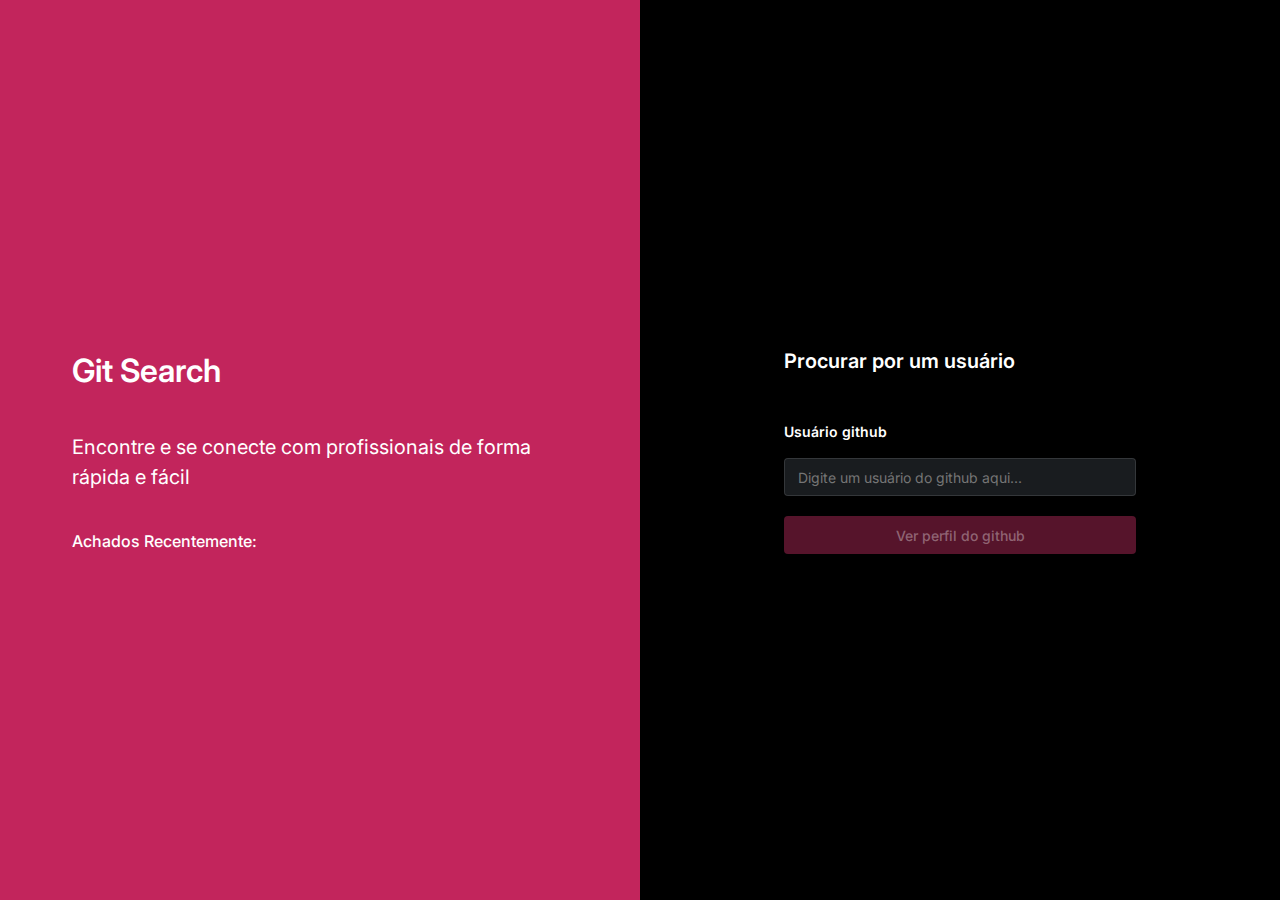
<file: pages/home/index.html>
<!DOCTYPE html>
<html lang="pt-br">
  <head>
    <meta charset="UTF-8" />
    <meta http-equiv="X-UA-Compatible" content="IE=edge" />
    <meta name="viewport" content="width=device-width, initial-scale=1.0" />
    <link rel="stylesheet" href="../../styles/globalStyles.css" />
    <link rel="stylesheet" href="../../styles/buttons.css" />
    <link rel="stylesheet" href="./index.css" />
    <title>Git Search</title>
  </head>
  <body>
    <main>
      <section class="title">
        <div class="titleContainer">
          <h1 class="pageTitle">Git Search</h1>
          <p class="pageDescription">Encontre e se conecte com profissionais de forma rápida e fácil</p>
          <div class="recents">
            <h3 class="recentsTitle">Achados Recentemente:</h3>
            <ul class="recentsList">
            </ul>
          </div>
        </div>
      </section>
      <section class="searchUser">
        <div class="searchContainer">
          <h2 class="searchTitle">Procurar por um usuário</h2>
          <h3 class="searchDescription">Usuário github</h3>
          <input id="searchInput" class="searchInput" type="text" name="userToSearch" id="userToSearch" placeholder="Digite um usuário do github aqui...">
          <p class="user-not-found hide">Usuário não encontrado</p>
          <button id="searchButton" class="searchButton">Ver perfil do github</button>
          </div>
      </section>
    </main>
    <script src="../../scripts/list.js"></script>
    <script src="./index.js"></script>
  </body>
</html>
</file>
<file: styles/globalStyles.css>
@import url('https://fonts.googleapis.com/css2?family=Inter:wght@400;500;600;700&display=swap');

* {
  margin: 0;
  padding: 0;
  box-sizing: border-box;
  list-style: none;
  text-decoration: none;
  font-family: 'Inter', sans-serif;
  color: #FFFFFF;
}

:root{
    --size-1: 3rem;                 /* 48 */
    --size-2: 2.75rem;              /* 44 */
    --size-3: 2.5rem;               /* 40 */
    --size-4: 2.25rem;              /* 36 */
    --size-5: 2rem;                 /* 32 */
    --size-6: 1.75rem;              /* 28 */
    --size-7: 1.5rem;               /* 24 */
    --size-8: 1.25rem;              /* 20 */
    --size-9: 1rem;                 /* 16 */
    --size-10: 0.75rem;             /* 12 */
    --size-11: 0.5rem;              /* 08 */
    --size-12: 0.25rem;             /* 04 */
    --size-13: 0.125rem;            /* 02 */
    --size-14: 0.0625rem;           /* 01 */

    --color-brand-1: #C2255C;
    --color-brand-2: #D6336C;
    --color-grey-1:  #191C1F;
    --color-grey-2:  #212529;
    --color-grey-3:  #33363A;
    --color-grey-4:  #373B3E;
    --color-grey-6:  #A6A8A9;
    --color-grey-7:  #FFFFFF;
    --color-alert:   #C22554;

    --radius-1: 2rem;
    --radius-2: 0.5rem;
    --radius-3: 0.25rem;

    --title-1: 2rem;                /* 32 */
    --title-2: 1.5rem;              /* 24 */
    --title-3: 1.25rem;             /* 20 */
    --text-1:  1.25rem;             /* 20 */
    --text-2:  1rem;                /* 16 */
    --text-3:  0.875rem;            /* 14 */
    --text-4:  0.75rem;             /* 12 */

    --line-height-1: 3rem;          /* 48 */
    --line-height-2: 1.8125rem;     /* 29 */
    --line-height-3: 1.5rem;        /* 24 */
    --line-height-4: 1.1875rem;     /* 19 */
    --line-height-5: 1.3125rem;     /* 15 */
    --line-height-6: 150%;          /* ?? */
  
    --font-weight-1: 700;
    --font-weight-2: 600;
    --font-weight-3: 500;
    --font-weight-4: 400;
  
    --button-height-1: 2.375rem;    /* 38 */
    --button-height-2: 1.75rem;     /* 28 */

    --img-profile: 5rem;            /* 80 */
  
    --padding-btn-1: 0 1.5rem;       /* 24 */
    --padding-btn-2: 0 0.5rem;       /* 08 */
    --padding-cards: 2.5rem 1.75rem;

}
</file>
<file: styles/buttons.css>
.btn-1 {
    height: var(--button-height-1);
    background-color: var(--color-brand-2);
    padding: var(--padding-btn-1);
    border: none;
    border-radius: var(--radius-2);
    font-size: var(--text-3);
    font-weight: var(--font-weight-2);
    color: var(--color-grey-7);
    cursor: pointer;
}

.btn-1:hover {
    background-color: var(--color-brand-1);
}

.btn-2 {
    height: var(--button-height-1);
    background-color: var(--color-grey-3);
    padding: var(--padding-btn-1);
    border: none;
    border-radius: var(--radius-2);
    font-size: var(--text-3);
    font-weight: var(--font-weight-2);
    color: var(--color-grey-7);
    cursor: pointer;
}

.btn-2:hover {
    background-color: var(--color-grey-2);
}

.btn-3 {
    height: var(--button-height-2);
    background-color: var(--color-grey-3);
    padding: var(--padding-btn-1);
    border: 0.0625rem solid var(--color-grey-7);
    border-radius: var(--radius-3);
    font-size: var(--text-3);
    font-weight: var(--font-weight-3);
    color: var(--color-grey-7);
    cursor: pointer;
}

.btn-3:hover {
    background-color: var(--color-brand-2);
}

.searchButton {
    height: var(--button-height-1);
    background-color: rgba(214, 51, 108, 0.4);
    padding: var(--padding-btn-1);
    border: none;
    border-radius: var(--radius-3);
    font-size: var(--text-3);
    font-weight: var(--font-weight-3);
    color: rgba(255, 255, 255, 0.35);
    margin-top: 1.25rem;
}

.searchButton-active {
    height: var(--button-height-1);
    background-color: var(--color-brand-2);
    padding: var(--padding-btn-1);
    border: none;
    border-radius: var(--radius-3);
    font-size: var(--text-3);
    font-weight: var(--font-weight-3);
    color: var(--color-grey-7);
    cursor: pointer;
    margin-top: 1.25rem;
}

.searchButton-active:hover {
    background-color: var(--color-brand-1);
}
</file>
<file: pages/home/index.css>
body {
    width: 26.5625rem;
    max-width: 100vw;
    min-height: 100vh;
    margin: 0 auto;
    display: flex;
    flex-direction: column;
}

main {
    display: flex;
    flex-direction: column;
    align-items: center;
}

.title {
    margin: auto 0;
    width: 100%;
    height: 30rem;
    background-color: var(--color-brand-1);
}

.titleContainer {
    margin: auto 0;
    width: 100%;
    height: 30rem;
    padding: 2rem;
    display: flex;
    justify-content: center;
    flex-direction: column;
}

.pageTitle {
    font-size: var(--title-1);
    font-weight: var(--font-weight-2);
    line-height: var(--line-height-6);
    color: var(--color-grey-7);
    margin-bottom: 2.3125rem;
}

.pageDescription {
    font-size: var(--text-1);
    font-weight: var(--font-weight-4);
    line-height: var(--line-height-6);
    color: var(--color-grey-7);
    margin-bottom: 2.3125rem;
}

.recents {
    display: flex;
    flex-direction: column;
    gap: 1rem;
}

.recentsTitle {
    font-size: var(--text-2);
    font-weight: var(--font-weight-3);
    line-height: var(--line-height-6);
    color: var(--color-grey-7);
}

.recentsList {
    display: flex;
    align-items: center;
    gap: 0.6875rem;
}

.recentSearched {
    width: 100%;
    display: flex;
    flex-direction: column;
    align-items: center;
    position: relative;
}

.dev-img-container {
    width: var(--img-profile);
    height: var(--img-profile);
    overflow: hidden;
    border-radius: 50%;
    border: 0.125rem solid var(--color-brand-1);
}

.dev-pic {
    width: 100%;
    border-radius: 50%;
}

.showProfile {
    width: 8.5rem;
    height: 1.625rem;
    background-color: var(--color-grey-7);
    font-size: var(--text-4);
    font-weight: var(--font-weight-3);
    line-height: var(--line-height-6);
    color: var(--color-grey-2);
    border-radius: var(--radius-3);
    border: none;
    padding: 0 0.5rem;
    position: absolute;
    bottom: -1rem;
    z-index: 1;
    visibility: hidden;
}

.recentSearched:hover .dev-img-container {
    border: 0.125rem solid var(--color-grey-7);
}

.recentSearched:hover .showProfile {
    visibility: visible;
}

.searchUser {
    margin: auto 0;
    width: 100%;
    background-color: #000000;
}

.searchContainer {
    margin: auto 0;
    height: 30rem;
    padding: 2rem;
    display: flex;
    justify-content: center;
    flex-direction: column;
}

.searchTitle {
    font-size: var(--text-1);
    font-weight: var(--font-weight-2);
    line-height: var(--line-height-6);
    color: var(--color-grey-7);
    margin-bottom: 2.8125rem;
}

.searchDescription {
    font-size: var(--text-3);
    font-weight: var(--font-weight-2);
    line-height: var(--line-height-6);
    color: var(--color-grey-7);
    margin-bottom: 1rem;
}

.searchInput {
    padding-left: 0.8125rem;
    height: 2.375rem;
    background-color: var(--color-grey-1);
    font-size: var(--text-3);
    font-weight: var(--font-weight-4);
    color: rgba(255, 255, 255, 0.5);
    border: 0.0625rem solid rgba(255, 255, 255, 0.12);
    border-radius: var(--radius-3);
}

.searchInput:focus {
    border: 0.0625rem solid var(--color-grey-7);
    outline: var(--color-grey-7);
}

.user-not-found {
    color: var(--color-brand-1);
    margin-top: 1rem;
}

.show {
    display: block;
}

.hide {
    display: none;
}

.loading {
    animation: spinner 1s infinite linear;
}

@keyframes spinner {
    0% {
        transform: rotate(0);
    }
    100% {
        transform: rotate(360deg);
    }
}

@media(min-width: 63rem){
    body {
        min-width: 100vw;
        min-height: 100vh;
    }
    main {
        flex-direction: row;
    }
    .title {
        width: 50%;
        min-height: 100vh;
        display: flex;
        align-items: center;
        justify-items: center;

    }
    .titleContainer {
        margin: 0 auto;
        width: 35rem;
    }
    .recents {
        flex-direction: row;
        align-items: center;
    }
    .searchUser {
        width: 50%;
        min-height: 100vh;
        display: flex;
        align-items: center;
        justify-items: center;
    }
    .searchContainer {
        width: 26rem;
        margin: 0 auto;
    }
}
</file>
